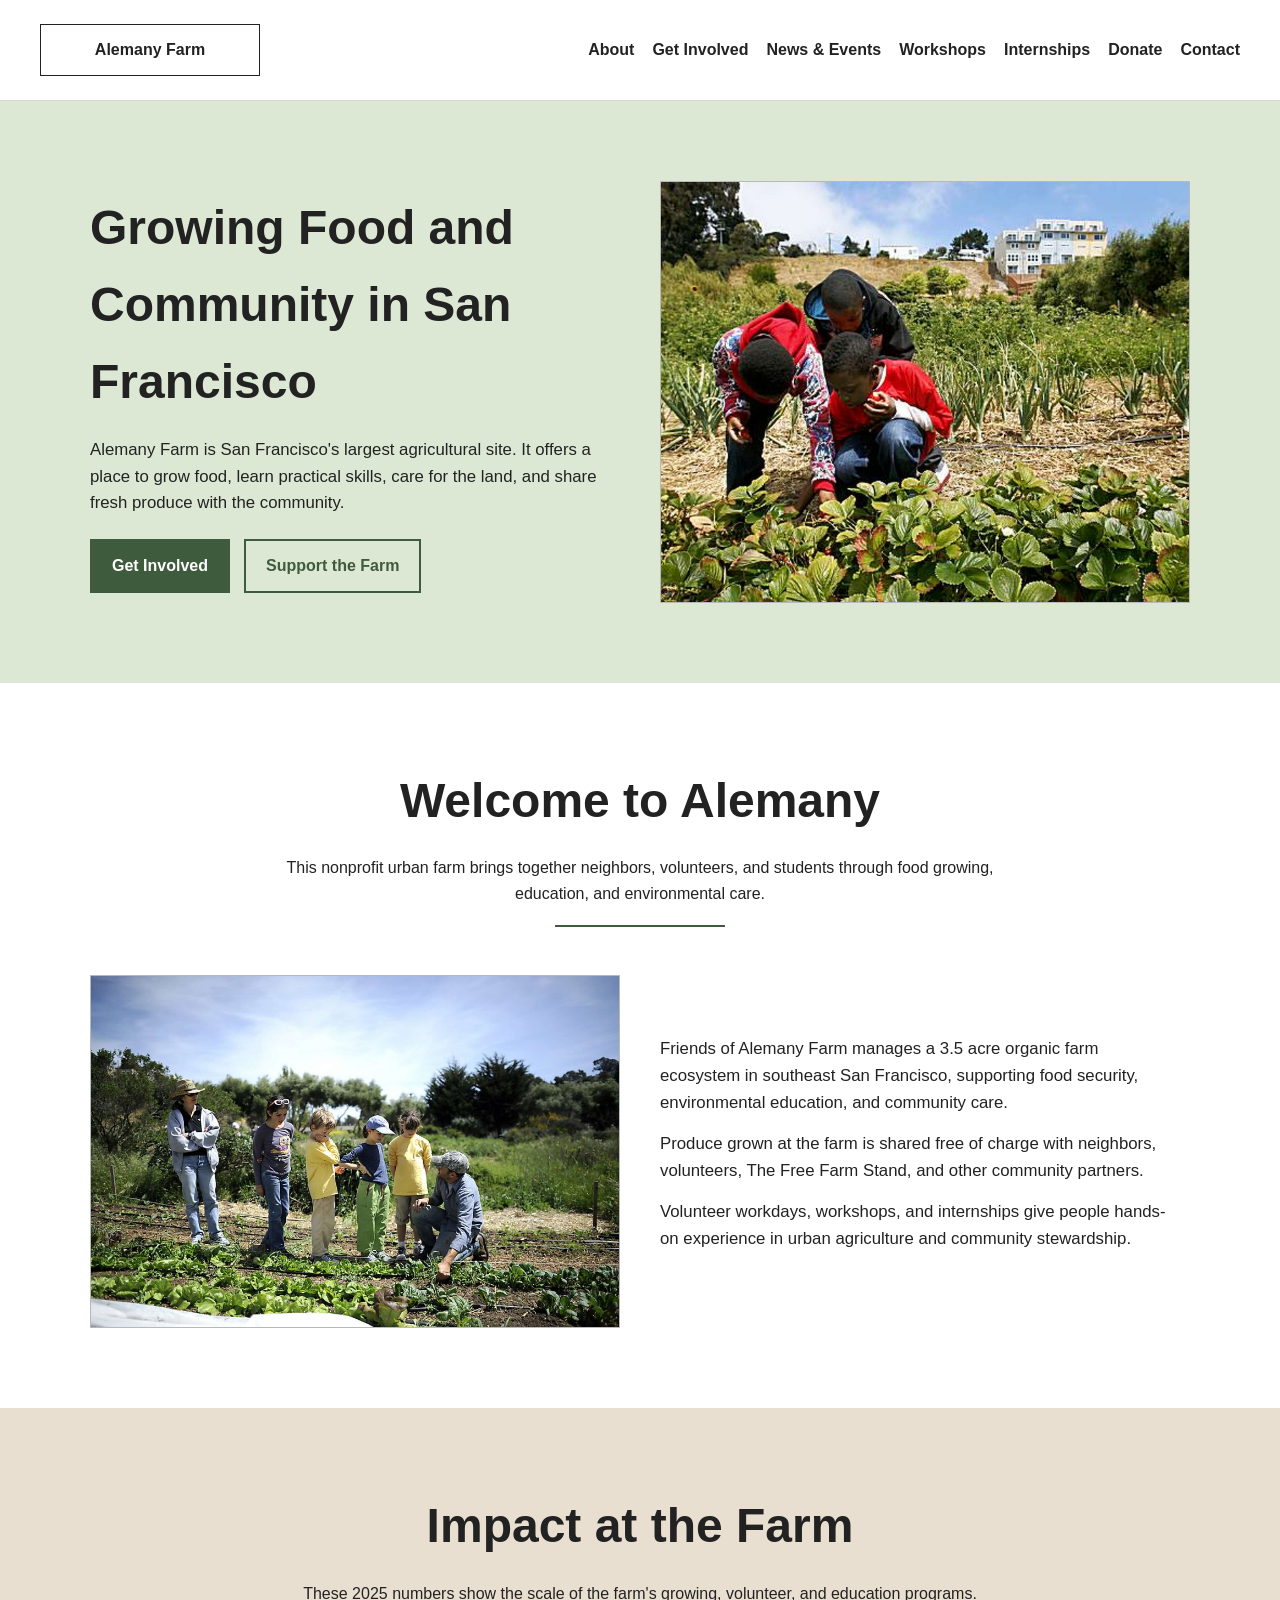
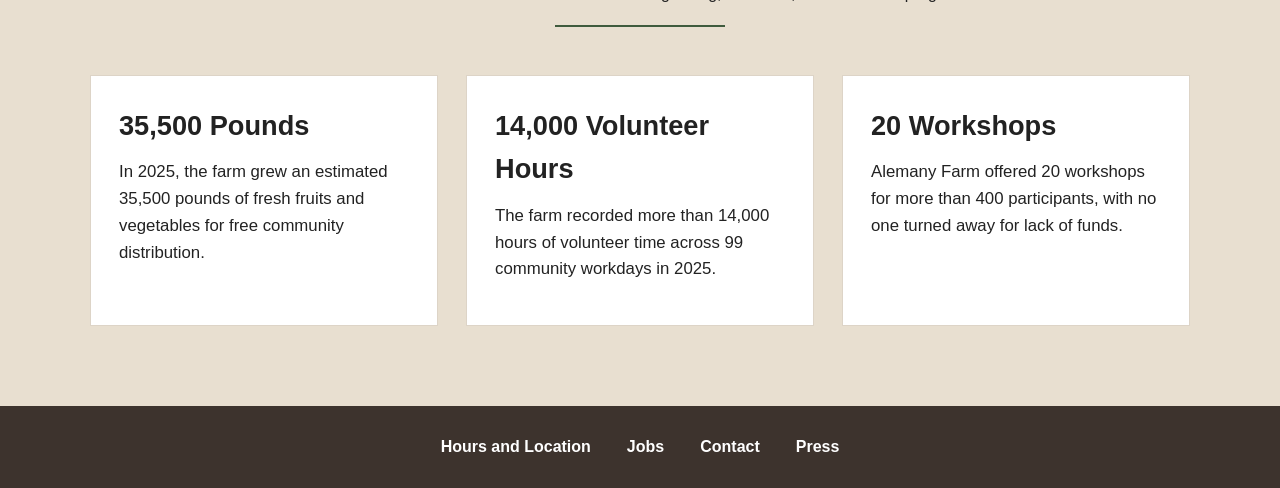
<file: index.html>
<!DOCTYPE html>
<html lang="en">
<head>
  <meta charset="UTF-8">
  <meta name="viewport" content="width=device-width, initial-scale=1.0">
  <title>Alemany Farm</title>
  <link rel="stylesheet" href="css/style.css">
</head>
<body>
  <header class="site-header">
    <div class="logo-box">
      <a href="index.html">Alemany Farm</a>
    </div>
    <nav class="main-nav">
      <a href="about.html">About</a>
      <a href="get-involved.html">Get Involved</a>
      <a href="news-events.html">News &amp; Events</a>
      <a href="workshops.html">Workshops</a>
      <a href="internships.html">Internships</a>
      <a href="donate.html">Donate</a>
      <a href="contact.html">Contact</a>
    </nav>
  </header>

  <main>
    <section class="hero-home">
      <div class="hero-grid">
        <div class="hero-text">
          <h1>Growing Food and Community in San Francisco</h1>
          <p>
            Alemany Farm is San Francisco&apos;s largest agricultural site. It
            offers a place to grow food, learn practical skills, care for the
            land, and share fresh produce with the community.
          </p>
          <div class="button-row">
            <a class="button" href="get-involved.html">Get Involved</a>
            <a class="button-outline" href="donate.html">Support the Farm</a>
          </div>
        </div>

        <div class="content-image placeholder-tall">
          <img src="images/homepage-hero.jpg" alt="Alemany Farm landscape">
        </div>
      </div>
    </section>

    <section class="section section-white">
      <div class="section-title">
        <h2>Welcome to Alemany</h2>
        <p>
          This nonprofit urban farm brings together neighbors, volunteers, and
          students through food growing, education, and environmental care.
        </p>
        <div class="title-line"></div>
      </div>

      <div class="two-column">
        <div class="content-image">
          <img src="images/farm-garden.jpg" alt="Garden beds at Alemany Farm">
        </div>

        <div class="two-column-text">
          <p>
            Friends of Alemany Farm manages a 3.5 acre organic farm ecosystem
            in southeast San Francisco, supporting food security, environmental
            education, and community care.
          </p>
          <p>
            Produce grown at the farm is shared free of charge with neighbors,
            volunteers, The Free Farm Stand, and other community partners.
          </p>
          <p>
            Volunteer workdays, workshops, and internships give people hands-on
            experience in urban agriculture and community stewardship.
          </p>
        </div>
      </div>
    </section>

    <section class="section section-tan">
      <div class="section-title">
        <h2>Impact at the Farm</h2>
        <p>
          These 2025 numbers show the scale of the farm&apos;s growing,
          volunteer, and education programs.
        </p>
        <div class="title-line"></div>
      </div>

      <div class="card-grid">
        <article class="card">
          <h3>35,500 Pounds</h3>
          <p>
            In 2025, the farm grew an estimated 35,500 pounds of fresh fruits
            and vegetables for free community distribution.
          </p>
        </article>

        <article class="card">
          <h3>14,000 Volunteer Hours</h3>
          <p>
            The farm recorded more than 14,000 hours of volunteer time across
            99 community workdays in 2025.
          </p>
        </article>

        <article class="card">
          <h3>20 Workshops</h3>
          <p>
            Alemany Farm offered 20 workshops for more than 400 participants,
            with no one turned away for lack of funds.
          </p>
        </article>
      </div>
    </section>
  </main>

  <footer class="site-footer">
    <a href="contact.html">Hours and Location</a>
    <a href="internships.html">Jobs</a>
    <a href="contact.html">Contact</a>
    <a href="news-events.html">Press</a>
  </footer>
</body>
</html>
</file>
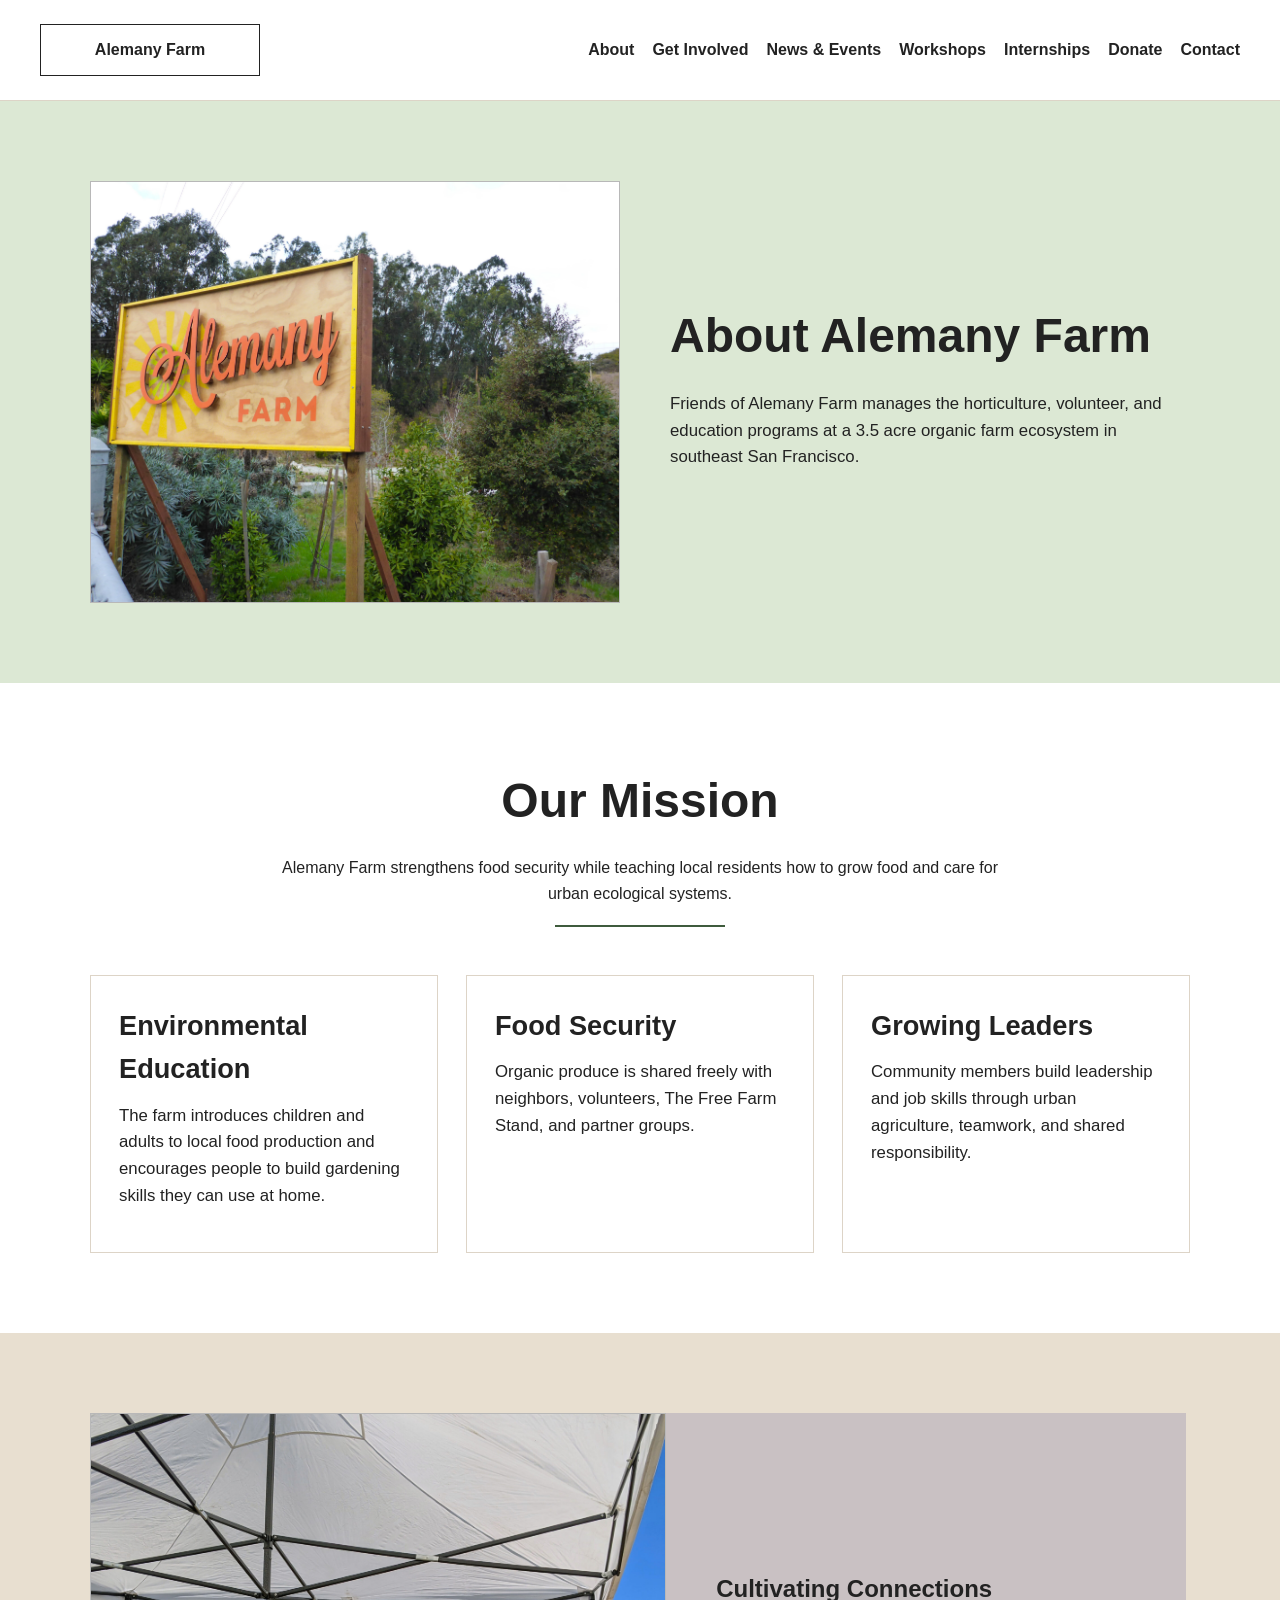
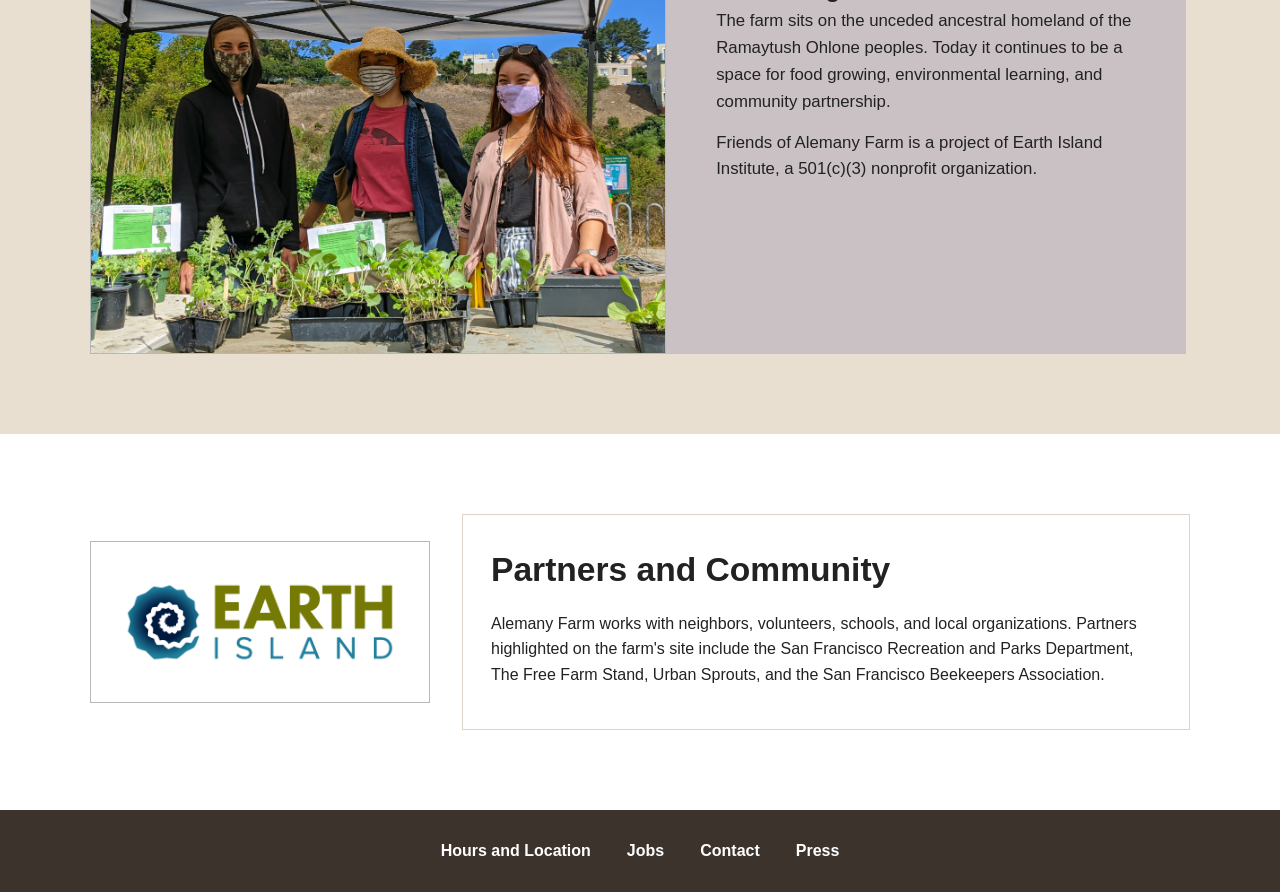
<file: about.html>
<!DOCTYPE html>
<html lang="en">
<head>
  <meta charset="UTF-8">
  <meta name="viewport" content="width=device-width, initial-scale=1.0">
  <title>About Alemany Farm</title>
  <link rel="stylesheet" href="css/style.css">
</head>
<body>
  <header class="site-header">
    <div class="logo-box">
      <a href="index.html">Alemany Farm</a>
    </div>
    <nav class="main-nav">
      <a href="about.html">About</a>
      <a href="get-involved.html">Get Involved</a>
      <a href="news-events.html">News &amp; Events</a>
      <a href="workshops.html">Workshops</a>
      <a href="internships.html">Internships</a>
      <a href="donate.html">Donate</a>
      <a href="contact.html">Contact</a>
    </nav>
  </header>

  <main>
    <section class="page-hero">
      <div class="page-hero-grid reverse">
        <div class="page-hero-text">
          <h1>About Alemany Farm</h1>
          <p>
            Friends of Alemany Farm manages the horticulture, volunteer, and
            education programs at a 3.5 acre organic farm ecosystem in
            southeast San Francisco.
          </p>
        </div>

        <div class="content-image placeholder-tall">
          <img src="images/about-hero.jpg" alt="Volunteers working at Alemany Farm">
        </div>
      </div>
    </section>

    <section class="section section-white">
      <div class="center-title">
        <h2>Our Mission</h2>
        <p>
          Alemany Farm strengthens food security while teaching local residents
          how to grow food and care for urban ecological systems.
        </p>
        <div class="title-line"></div>
      </div>

      <div class="card-grid">
        <article class="card">
          <h3>Environmental Education</h3>
          <p>
            The farm introduces children and adults to local food production and
            encourages people to build gardening skills they can use at home.
          </p>
        </article>

        <article class="card">
          <h3>Food Security</h3>
          <p>
            Organic produce is shared freely with neighbors, volunteers, The
            Free Farm Stand, and partner groups.
          </p>
        </article>

        <article class="card">
          <h3>Growing Leaders</h3>
          <p>
            Community members build leadership and job skills through urban
            agriculture, teamwork, and shared responsibility.
          </p>
        </article>
      </div>
    </section>

    <section class="section section-tan">
      <div class="split-band">
        <div class="content-image">
          <img src="images/community.jpg" alt="Community members at Alemany Farm">
        </div>

        <div class="text-block">
          <h2>Cultivating Connections</h2>
          <p>
            The farm sits on the unceded ancestral homeland of the Ramaytush
            Ohlone peoples. Today it continues to be a space for food growing,
            environmental learning, and community partnership.
          </p>
          <p>
            Friends of Alemany Farm is a project of Earth Island Institute, a
            501(c)(3) nonprofit organization.
          </p>
        </div>
      </div>
    </section>

    <section class="section section-white">
      <div class="image-text-band">
        <div class="content-image">
          <img src="images/partners.png" alt="Partner organizations connected to Alemany Farm">
        </div>

        <div class="text-panel">
          <h2>Partners and Community</h2>
          <p>
            Alemany Farm works with neighbors, volunteers, schools, and local
            organizations. Partners highlighted on the farm&apos;s site include
            the San Francisco Recreation and Parks Department, The Free Farm
            Stand, Urban Sprouts, and the San Francisco Beekeepers Association.
          </p>
        </div>
      </div>
    </section>
  </main>

  <footer class="site-footer">
    <a href="contact.html">Hours and Location</a>
    <a href="internships.html">Jobs</a>
    <a href="contact.html">Contact</a>
    <a href="news-events.html">Press</a>
  </footer>
</body>
</html>
</file>
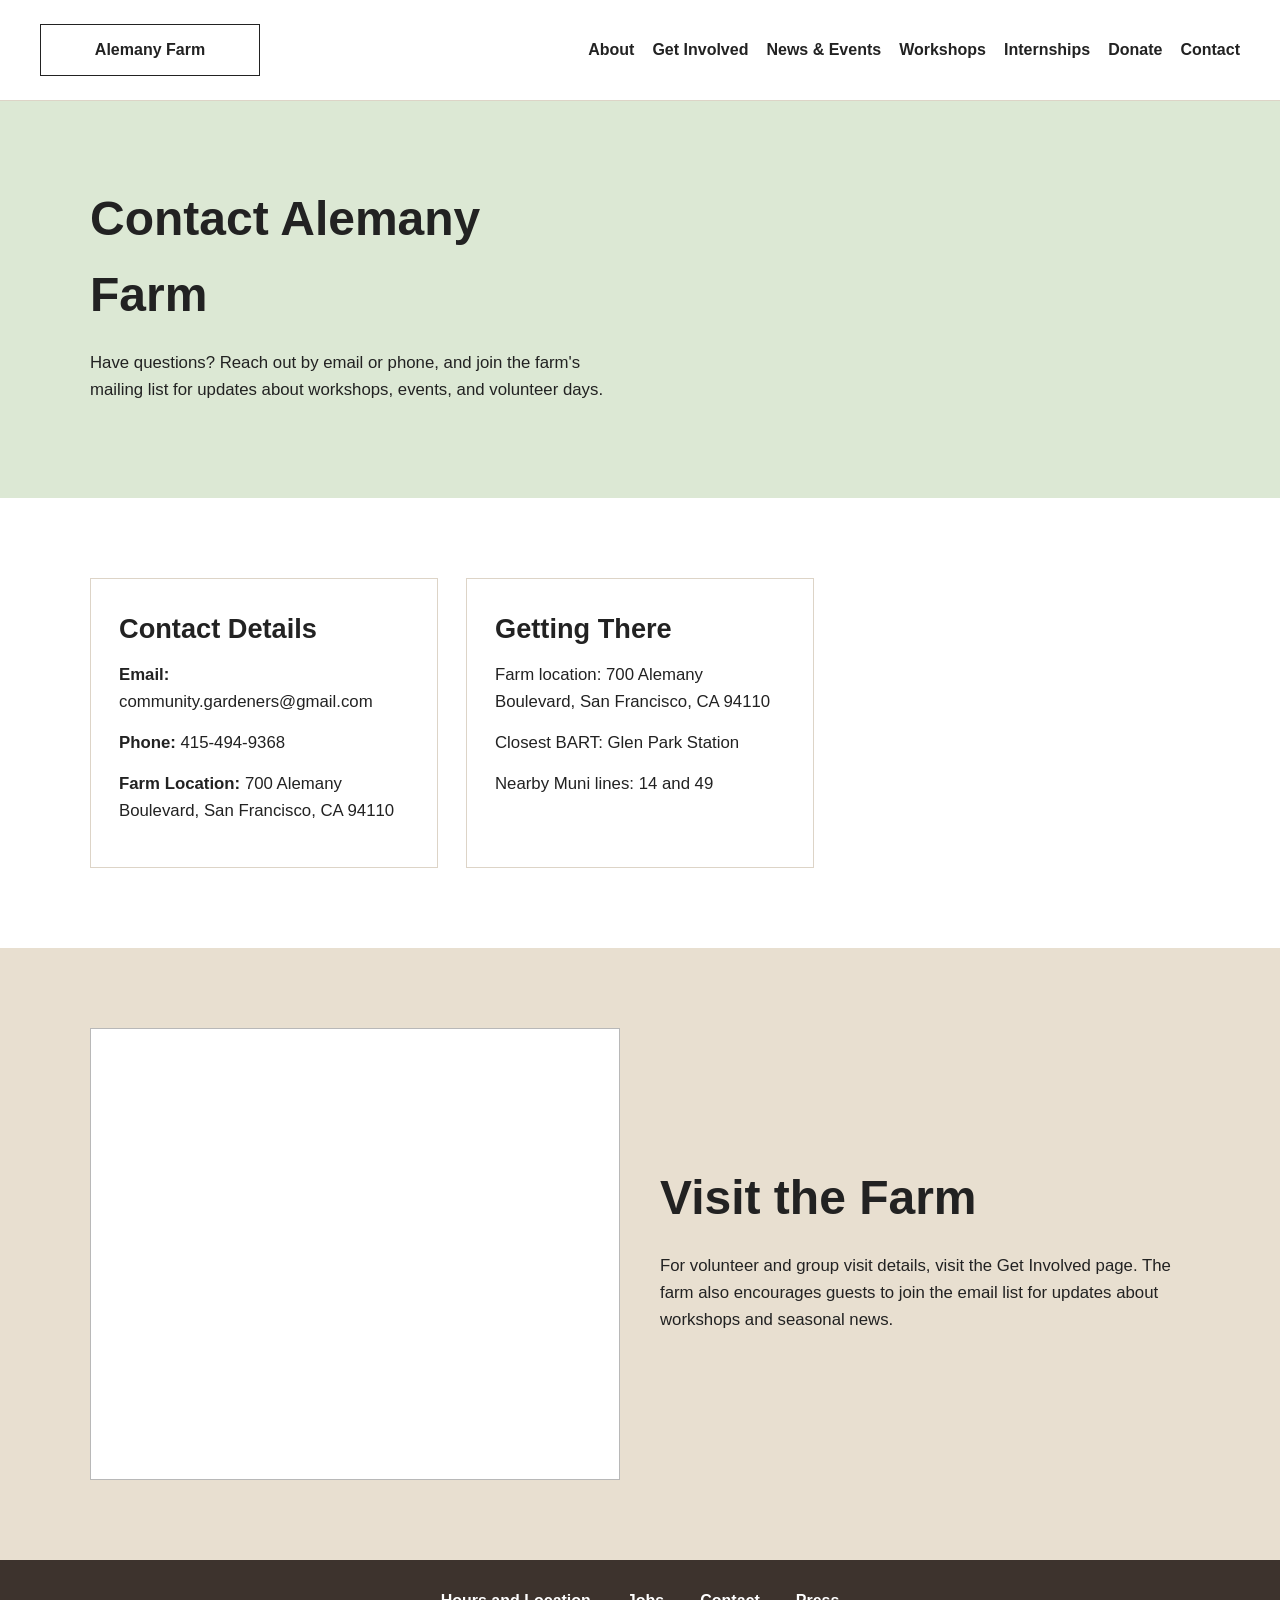
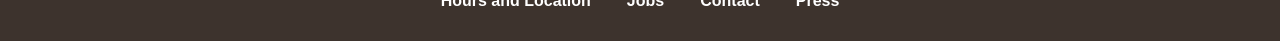
<file: contact.html>
<!DOCTYPE html>
<html lang="en">
<head>
  <meta charset="UTF-8">
  <meta name="viewport" content="width=device-width, initial-scale=1.0">
  <title>Contact | Alemany Farm</title>
  <link rel="stylesheet" href="css/style.css">
</head>
<body>
  <header class="site-header">
    <div class="logo-box">
      <a href="index.html">Alemany Farm</a>
    </div>
    <nav class="main-nav">
      <a href="about.html">About</a>
      <a href="get-involved.html">Get Involved</a>
      <a href="news-events.html">News &amp; Events</a>
      <a href="workshops.html">Workshops</a>
      <a href="internships.html">Internships</a>
      <a href="donate.html">Donate</a>
      <a href="contact.html">Contact</a>
    </nav>
  </header>

  <main>
    <section class="page-hero">
      <div class="page-hero-grid single-column">
        <div class="page-hero-text">
          <h1>Contact Alemany Farm</h1>
          <p>
            Have questions? Reach out by email or phone, and join the farm&apos;s
            mailing list for updates about workshops, events, and volunteer
            days.
          </p>
        </div>
      </div>
    </section>

    <section class="section section-white">
      <div class="card-grid">
        <article class="contact-card">
          <h3>Contact Details</h3>
          <p><strong>Email:</strong> community.gardeners@gmail.com</p>
          <p><strong>Phone:</strong> 415-494-9368</p>
          <p><strong>Farm Location:</strong> 700 Alemany Boulevard, San Francisco, CA 94110</p>
        </article>

        <article class="contact-card">
          <h3>Getting There</h3>
          <p>Farm location: 700 Alemany Boulevard, San Francisco, CA 94110</p>
          <p>Closest BART: Glen Park Station</p>
          <p>Nearby Muni lines: 14 and 49</p>
        </article>
      </div>
    </section>

    <section class="section section-tan">
      <div class="two-column">
        <div class="map-box">
          <iframe src="https://www.google.com/maps/embed?pb=!1m18!1m12!1m3!1d3155.461417638333!2d-122.42227332411849!3d37.732317971996125!2m3!1f0!2f0!3f0!3m2!1i1024!2i768!4f13.1!3m3!1m2!1s0x808f7ef5c0c3ff6b%3A0xedea64b07e83af11!2sAlemany%20Farm!5e0!3m2!1sen!2sus!4v1776750091751!5m2!1sen!2sus" width="600" height="450" style="border:0;" allowfullscreen="" loading="lazy" referrerpolicy="no-referrer-when-downgrade"></iframe>
        </div>

        <div class="two-column-text">
          <h2>Visit the Farm</h2>
          <p>
            For volunteer and group visit details, visit the Get Involved page.
            The farm also encourages guests to join the email list for updates
            about workshops and seasonal news.
          </p>
        </div>
      </div>
    </section>
  </main>

  <footer class="site-footer">
    <a href="contact.html">Hours and Location</a>
    <a href="internships.html">Jobs</a>
    <a href="contact.html">Contact</a>
    <a href="news-events.html">Press</a>
  </footer>
</body>
</html>
</file>
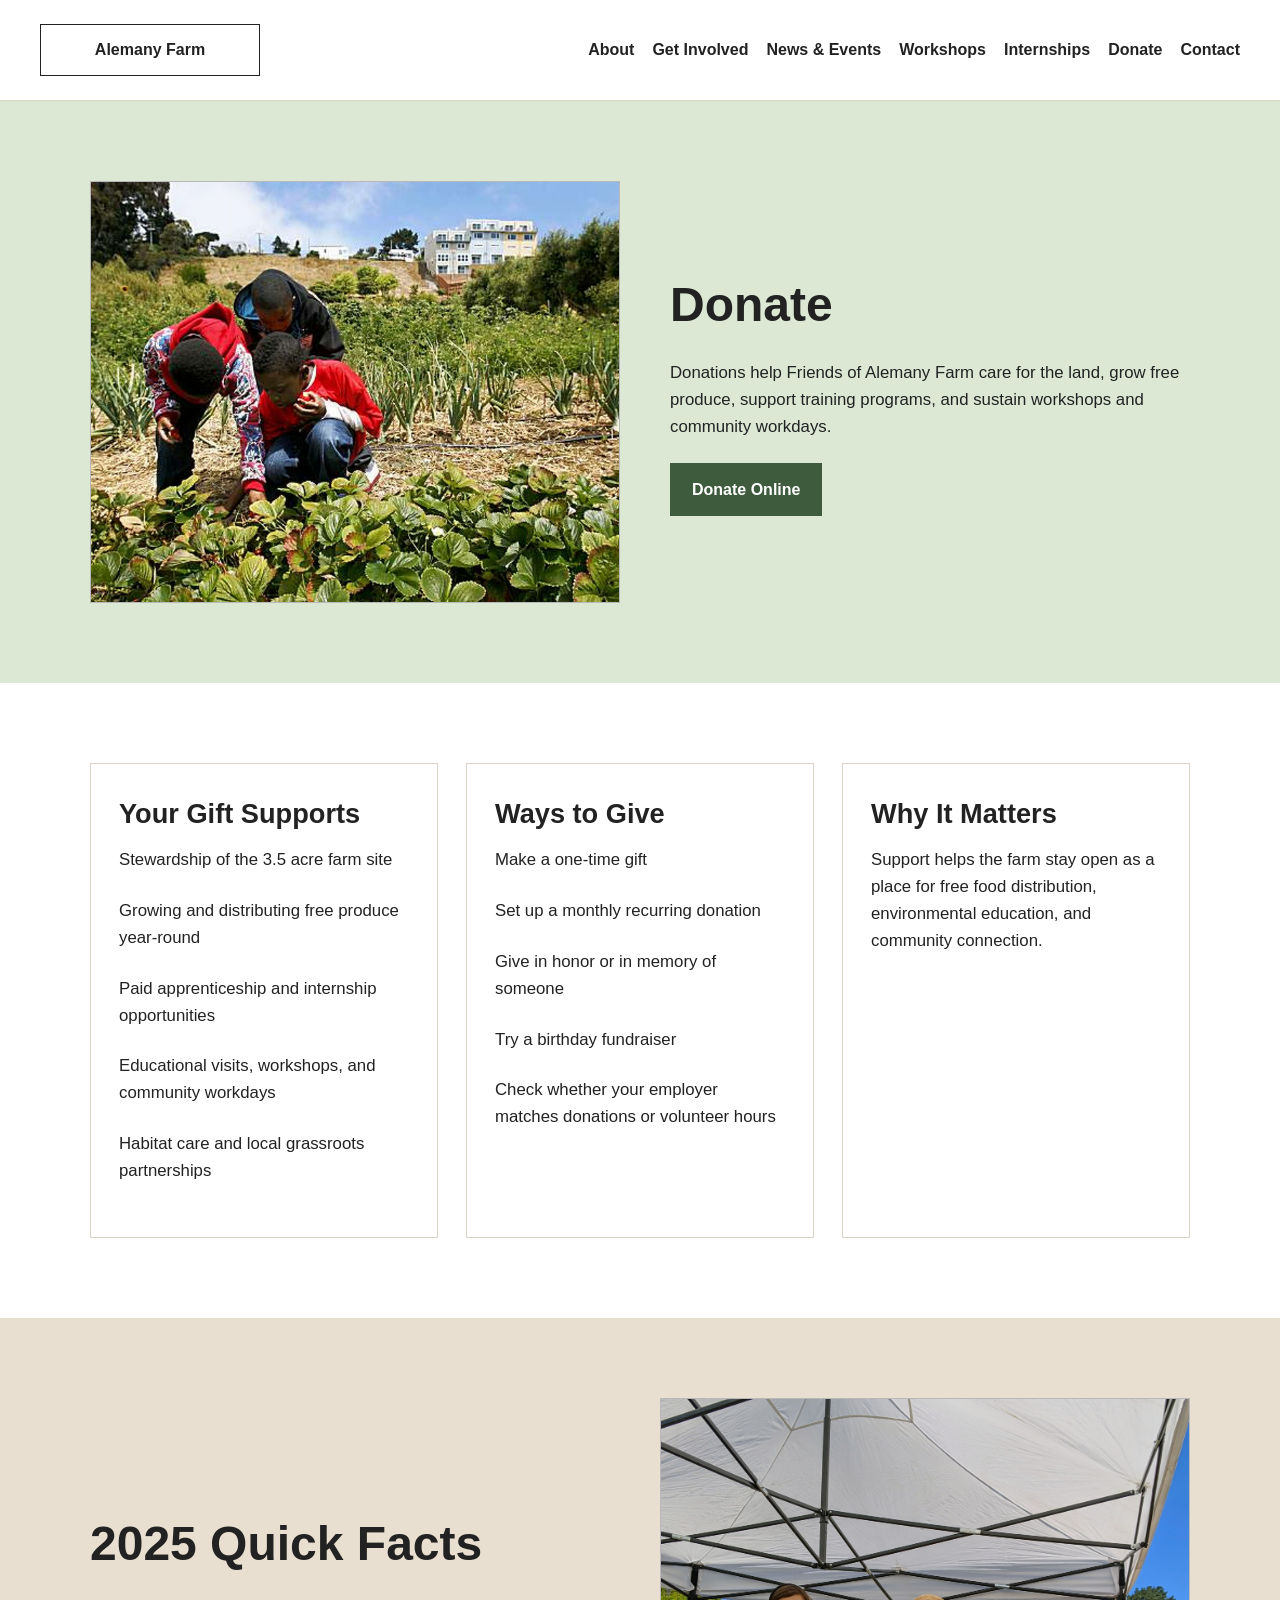
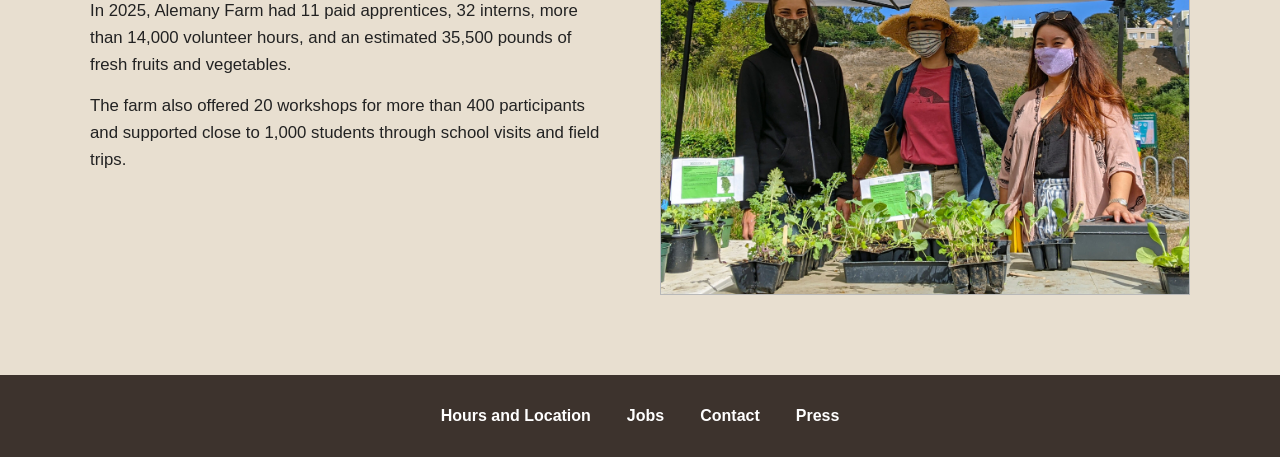
<file: donate.html>
<!DOCTYPE html>
<html lang="en">
<head>
  <meta charset="UTF-8">
  <meta name="viewport" content="width=device-width, initial-scale=1.0">
  <title>Donate | Alemany Farm</title>
  <link rel="stylesheet" href="css/style.css">
</head>
<body>
  <header class="site-header">
    <div class="logo-box">
      <a href="index.html">Alemany Farm</a>
    </div>
    <nav class="main-nav">
      <a href="about.html">About</a>
      <a href="get-involved.html">Get Involved</a>
      <a href="news-events.html">News &amp; Events</a>
      <a href="workshops.html">Workshops</a>
      <a href="internships.html">Internships</a>
      <a href="donate.html">Donate</a>
      <a href="contact.html">Contact</a>
    </nav>
  </header>

  <main>
    <section class="page-hero">
      <div class="page-hero-grid reverse">
        <div class="page-hero-text">
          <h1>Donate</h1>
          <p>
            Donations help Friends of Alemany Farm care for the land, grow free
            produce, support training programs, and sustain workshops and
            community workdays.
          </p>
          <div class="button-row">
            <a class="button" href="https://secure.qgiv.com/for/friendsofalemanyfarm/" target="_blank" rel="noopener noreferrer">Donate Online</a>
          </div>
        </div>

        <div class="content-image placeholder-tall">
          <img src="images/homepage-hero.jpg" alt="Alemany Farm growing space">
        </div>
      </div>
    </section>

    <section class="section section-white">
      <div class="card-grid">
        <div class="info-card">
          <h3>Your Gift Supports</h3>
          <ul class="simple-list">
            <li>Stewardship of the 3.5 acre farm site</li>
            <li>Growing and distributing free produce year-round</li>
            <li>Paid apprenticeship and internship opportunities</li>
            <li>Educational visits, workshops, and community workdays</li>
            <li>Habitat care and local grassroots partnerships</li>
          </ul>
        </div>

        <div class="info-card">
          <h3>Ways to Give</h3>
          <ul class="simple-list">
            <li>Make a one-time gift</li>
            <li>Set up a monthly recurring donation</li>
            <li>Give in honor or in memory of someone</li>
            <li>Try a birthday fundraiser</li>
            <li>Check whether your employer matches donations or volunteer hours</li>
          </ul>
        </div>

        <div class="info-card">
          <h3>Why It Matters</h3>
          <p>
            Support helps the farm stay open as a place for free food
            distribution, environmental education, and community connection.
          </p>
        </div>
      </div>
    </section>

    <section class="section section-tan">
      <div class="two-column">
        <div class="two-column-text">
          <h2>2025 Quick Facts</h2>
          <p>
            In 2025, Alemany Farm had 11 paid apprentices, 32 interns, more
            than 14,000 volunteer hours, and an estimated 35,500 pounds of
            fresh fruits and vegetables.
          </p>
          <p>
            The farm also offered 20 workshops for more than 400 participants
            and supported close to 1,000 students through school visits and
            field trips.
          </p>
        </div>

        <div class="content-image">
          <img src="images/community.jpg" alt="Community impact at Alemany Farm">
        </div>
      </div>
    </section>
  </main>

  <footer class="site-footer">
    <a href="contact.html">Hours and Location</a>
    <a href="internships.html">Jobs</a>
    <a href="contact.html">Contact</a>
    <a href="news-events.html">Press</a>
  </footer>
</body>
</html>
</file>
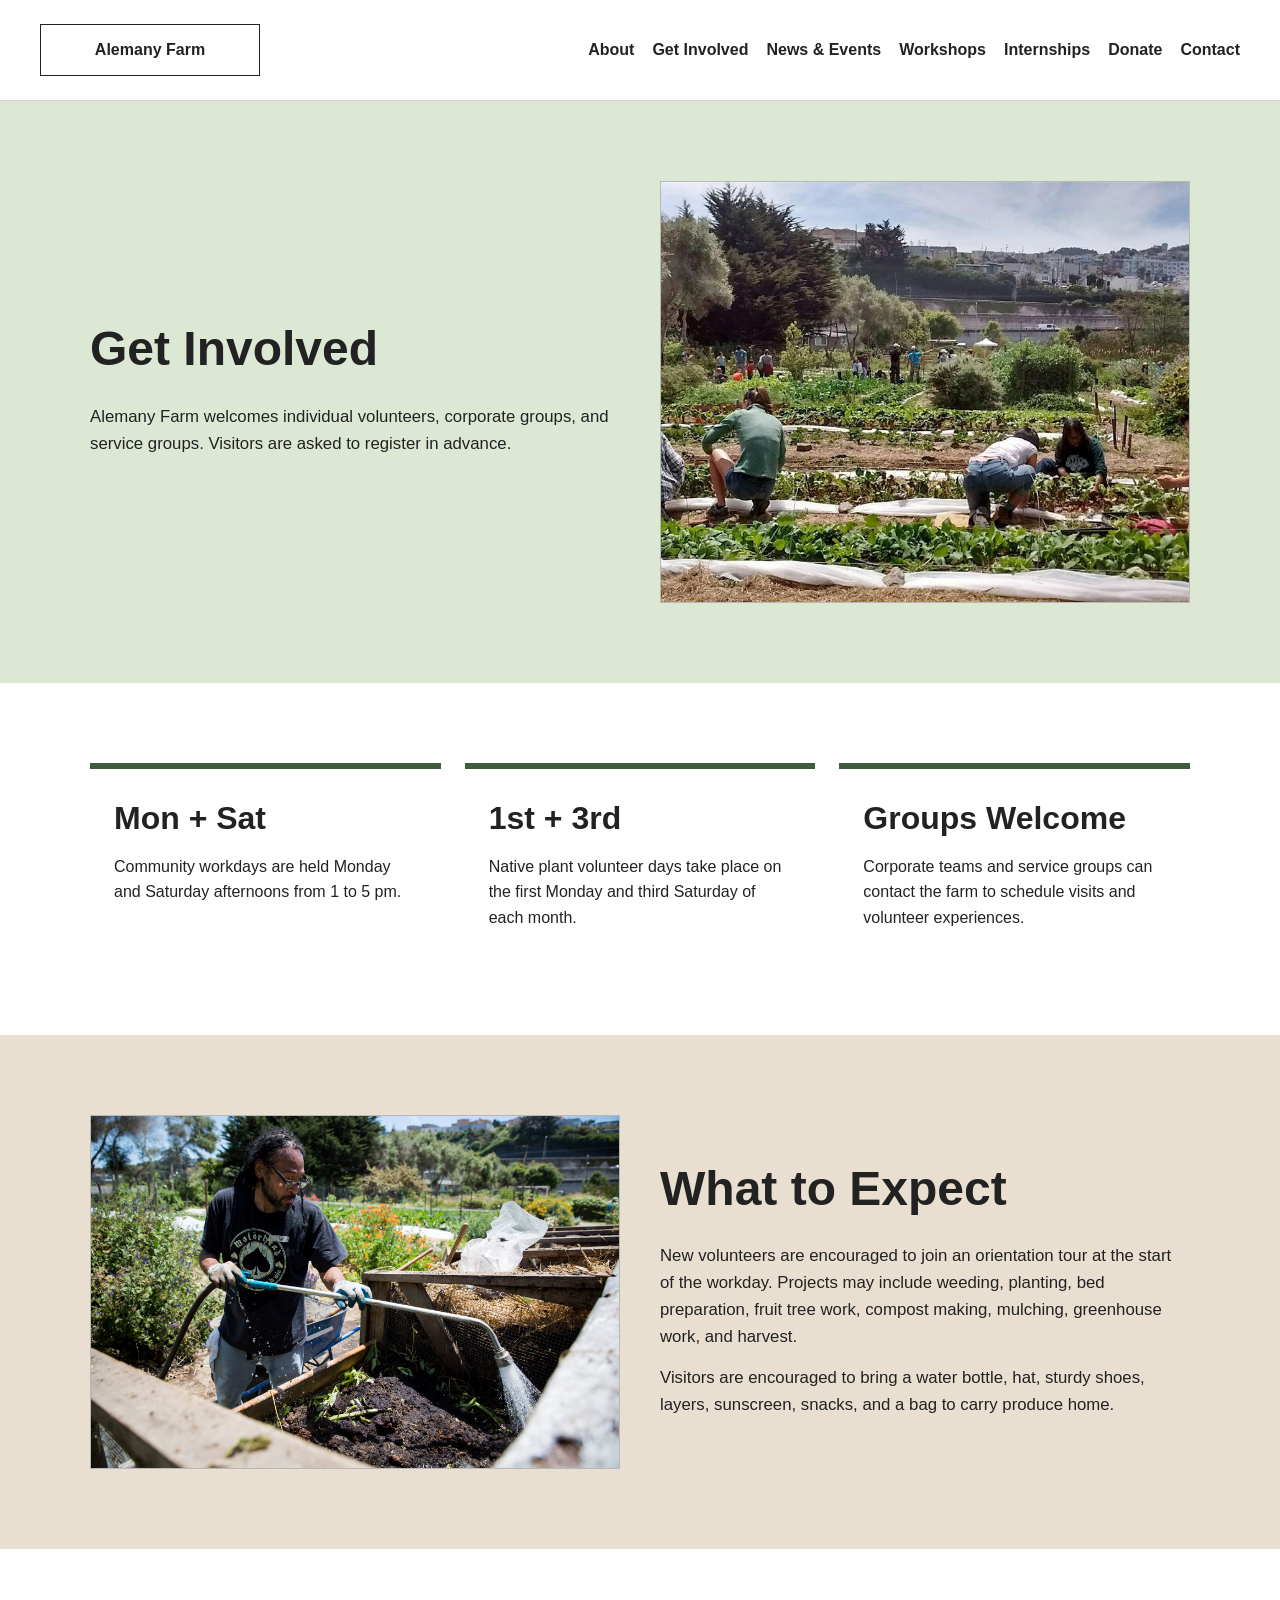
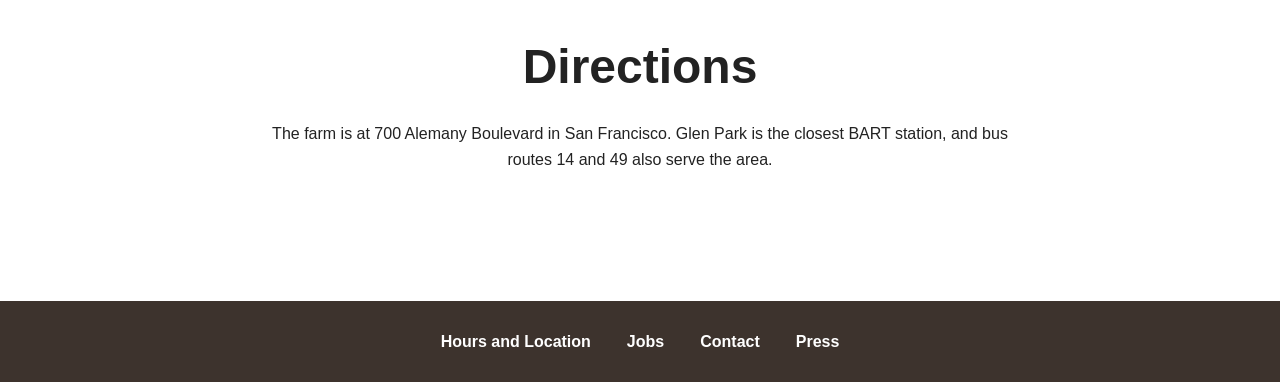
<file: get-involved.html>
<!DOCTYPE html>
<html lang="en">
<head>
  <meta charset="UTF-8">
  <meta name="viewport" content="width=device-width, initial-scale=1.0">
  <title>Get Involved | Alemany Farm</title>
  <link rel="stylesheet" href="css/style.css">
</head>
<body>
  <header class="site-header">
    <div class="logo-box">
      <a href="index.html">Alemany Farm</a>
    </div>
    <nav class="main-nav">
      <a href="about.html">About</a>
      <a href="get-involved.html">Get Involved</a>
      <a href="news-events.html">News &amp; Events</a>
      <a href="workshops.html">Workshops</a>
      <a href="internships.html">Internships</a>
      <a href="donate.html">Donate</a>
      <a href="contact.html">Contact</a>
    </nav>
  </header>

  <main>
    <section class="page-hero">
      <div class="page-hero-grid">
        <div class="page-hero-text">
          <h1>Get Involved</h1>
          <p>
            Alemany Farm welcomes individual volunteers, corporate groups, and
            service groups. Visitors are asked to register in advance.
          </p>
        </div>

        <div class="content-image placeholder-tall">
          <img src="images/volunteer.jpg" alt="Volunteers at Alemany Farm">
        </div>
      </div>
    </section>

    <section class="section section-white">
      <div class="stat-row">
        <article class="stat-box">
          <h3>Mon + Sat</h3>
          <p>
            Community workdays are held Monday and Saturday afternoons from
            1 to 5 pm.
          </p>
        </article>

        <article class="stat-box">
          <h3>1st + 3rd</h3>
          <p>
            Native plant volunteer days take place on the first Monday and
            third Saturday of each month.
          </p>
        </article>

        <article class="stat-box">
          <h3>Groups Welcome</h3>
          <p>
            Corporate teams and service groups can contact the farm to schedule
            visits and volunteer experiences.
          </p>
        </article>
      </div>
    </section>

    <section class="section section-tan">
      <div class="two-column">
        <div class="content-image">
          <img src="images/workday.jpg" alt="Alemany Farm workday">
        </div>

        <div class="two-column-text">
          <h2>What to Expect</h2>
          <p>
            New volunteers are encouraged to join an orientation tour at the
            start of the workday. Projects may include weeding, planting, bed
            preparation, fruit tree work, compost making, mulching, greenhouse
            work, and harvest.
          </p>
          <p>
            Visitors are encouraged to bring a water bottle, hat, sturdy shoes,
            layers, sunscreen, snacks, and a bag to carry produce home.
          </p>
        </div>
      </div>
    </section>

    <section class="section section-white">
      <div class="center-title">
        <h2>Directions</h2>
        <p>
          The farm is at 700 Alemany Boulevard in San Francisco. Glen Park is
          the closest BART station, and bus routes 14 and 49 also serve the
          area.
        </p>
      </div>
    </section>
  </main>

  <footer class="site-footer">
    <a href="contact.html">Hours and Location</a>
    <a href="internships.html">Jobs</a>
    <a href="contact.html">Contact</a>
    <a href="news-events.html">Press</a>
  </footer>
</body>
</html>
</file>
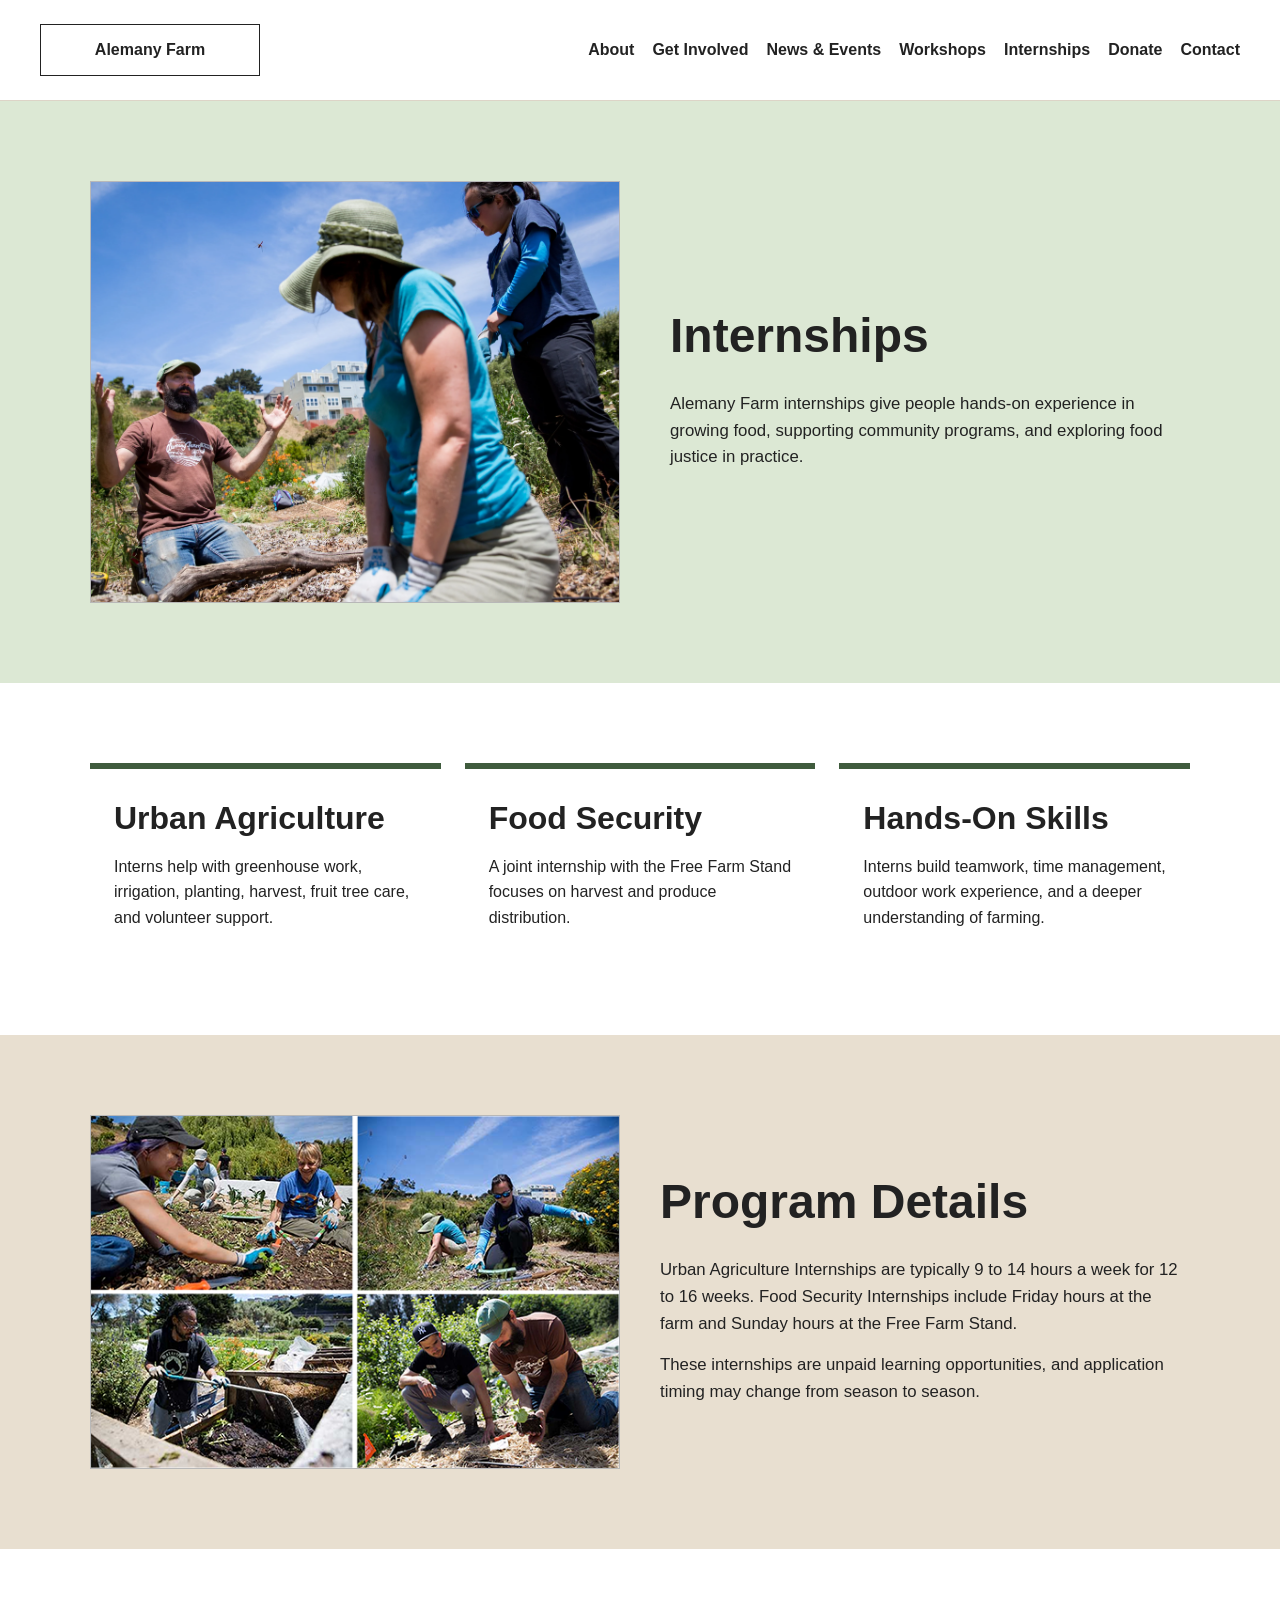
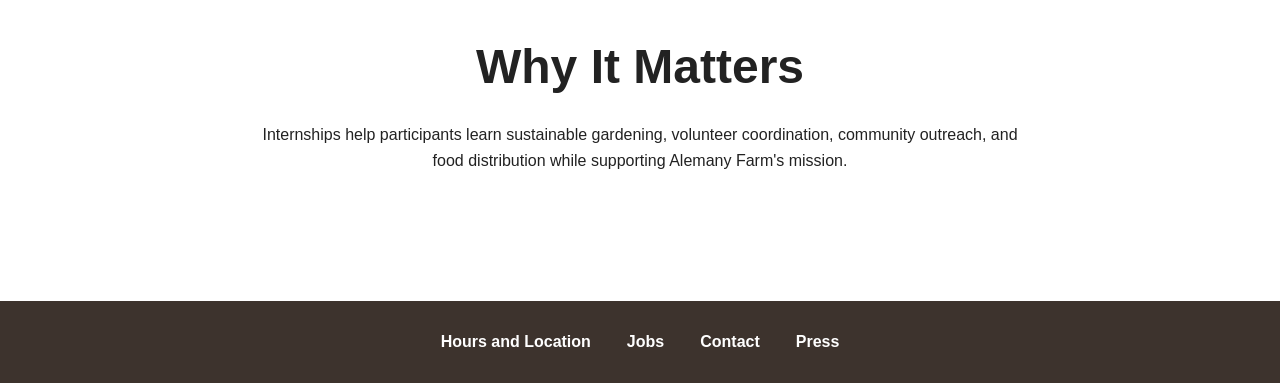
<file: internships.html>
<!DOCTYPE html>
<html lang="en">
<head>
  <meta charset="UTF-8">
  <meta name="viewport" content="width=device-width, initial-scale=1.0">
  <title>Internships | Alemany Farm</title>
  <link rel="stylesheet" href="css/style.css">
</head>
<body>
  <header class="site-header">
    <div class="logo-box">
      <a href="index.html">Alemany Farm</a>
    </div>
    <nav class="main-nav">
      <a href="about.html">About</a>
      <a href="get-involved.html">Get Involved</a>
      <a href="news-events.html">News &amp; Events</a>
      <a href="workshops.html">Workshops</a>
      <a href="internships.html">Internships</a>
      <a href="donate.html">Donate</a>
      <a href="contact.html">Contact</a>
    </nav>
  </header>

  <main>
    <section class="page-hero">
      <div class="page-hero-grid reverse">
        <div class="page-hero-text">
          <h1>Internships</h1>
          <p>
            Alemany Farm internships give people hands-on experience in growing
            food, supporting community programs, and exploring food justice in
            practice.
          </p>
        </div>

        <div class="content-image placeholder-tall">
          <img src="images/internship.webp" alt="Intern at Alemany Farm">
        </div>
      </div>
    </section>

    <section class="section section-white">
      <div class="stat-row">
        <article class="stat-box">
          <h3>Urban Agriculture</h3>
          <p>
            Interns help with greenhouse work, irrigation, planting, harvest,
            fruit tree care, and volunteer support.
          </p>
        </article>

        <article class="stat-box">
          <h3>Food Security</h3>
          <p>
            A joint internship with the Free Farm Stand focuses on harvest and
            produce distribution.
          </p>
        </article>

        <article class="stat-box">
          <h3>Hands-On Skills</h3>
          <p>
            Interns build teamwork, time management, outdoor work experience,
            and a deeper understanding of farming.
          </p>
        </article>
      </div>
    </section>

    <section class="section section-tan">
      <div class="two-column">
        <div class="content-image">
          <img src="images/training.png" alt="Training and learning at Alemany Farm">
        </div>

        <div class="two-column-text">
          <h2>Program Details</h2>
          <p>
            Urban Agriculture Internships are typically 9 to 14 hours a week
            for 12 to 16 weeks. Food Security Internships include Friday hours
            at the farm and Sunday hours at the Free Farm Stand.
          </p>
          <p>
            These internships are unpaid learning opportunities, and
            application timing may change from season to season.
          </p>
        </div>
      </div>
    </section>

    <section class="section section-white">
      <div class="center-title">
        <h2>Why It Matters</h2>
        <p>
          Internships help participants learn sustainable gardening, volunteer
          coordination, community outreach, and food distribution while
          supporting Alemany Farm&apos;s mission.
        </p>
      </div>
    </section>
  </main>

  <footer class="site-footer">
    <a href="contact.html">Hours and Location</a>
    <a href="internships.html">Jobs</a>
    <a href="contact.html">Contact</a>
    <a href="news-events.html">Press</a>
  </footer>
</body>
</html>
</file>
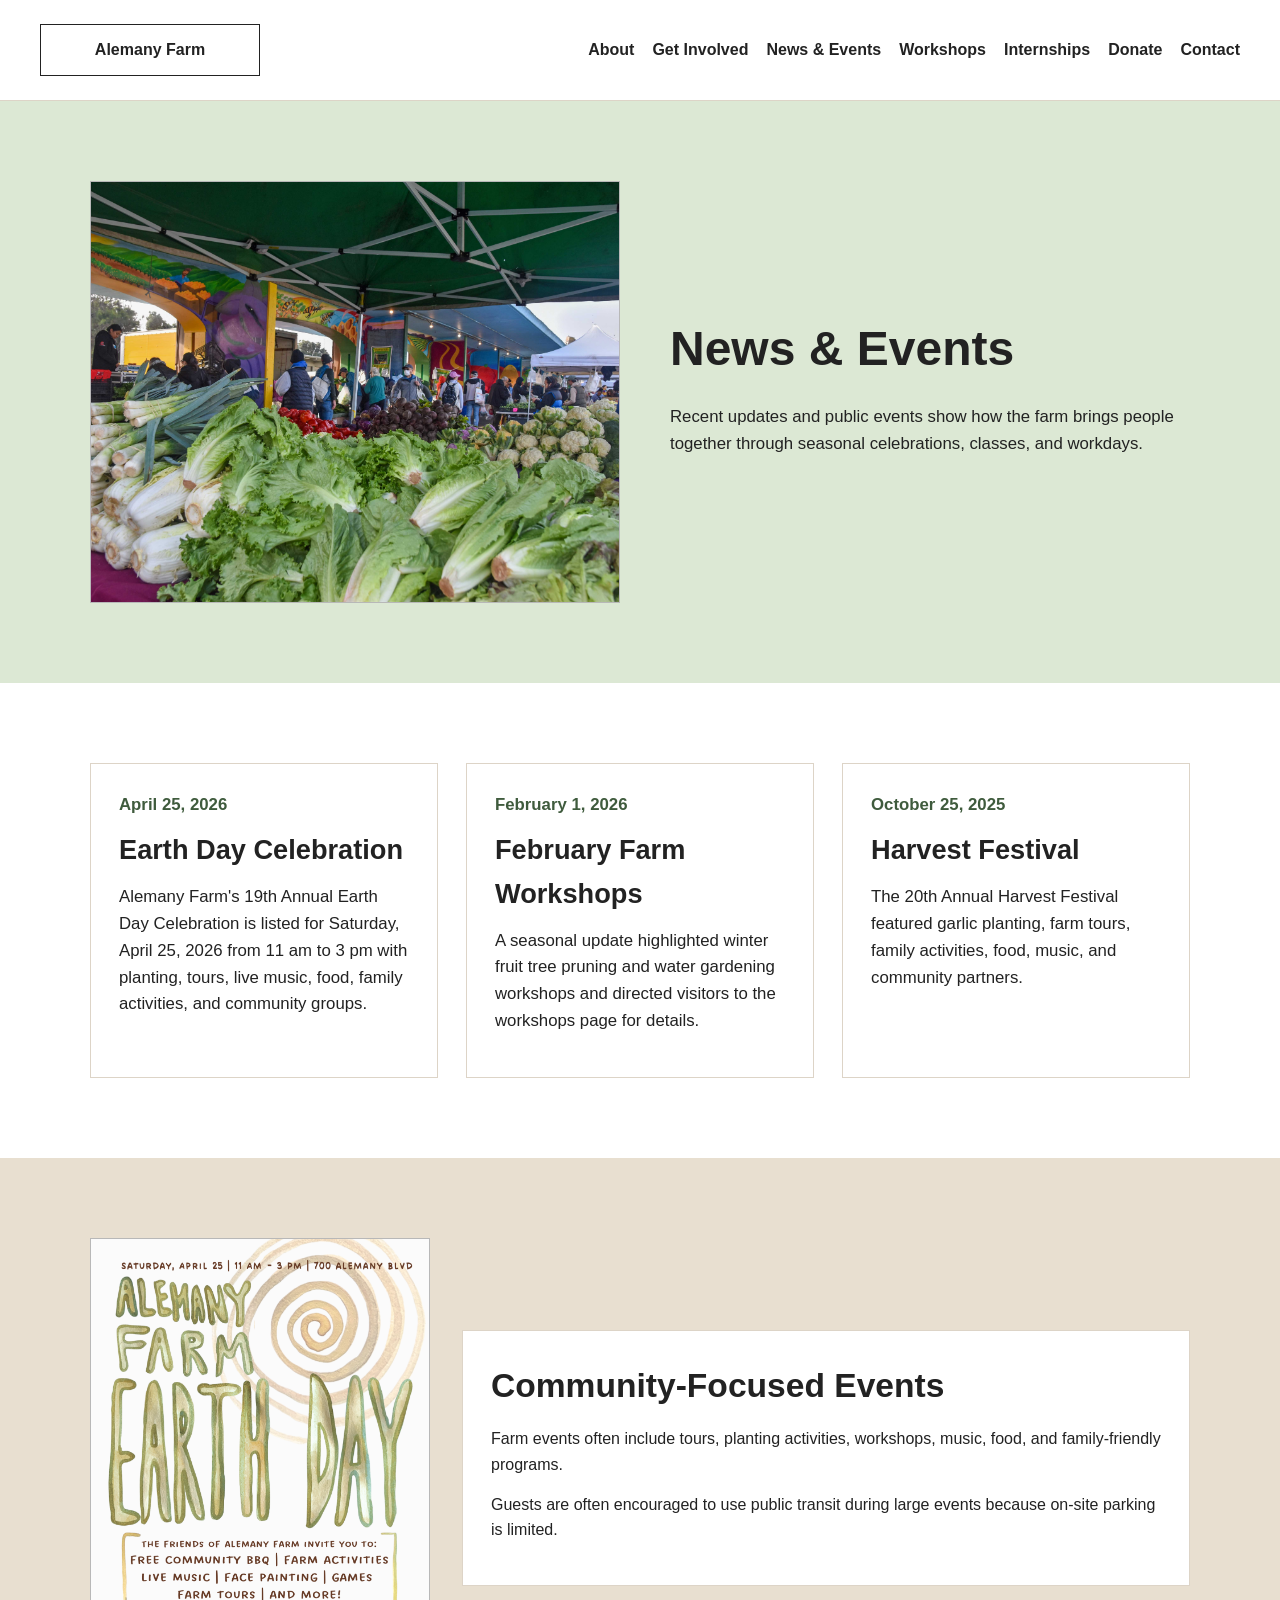
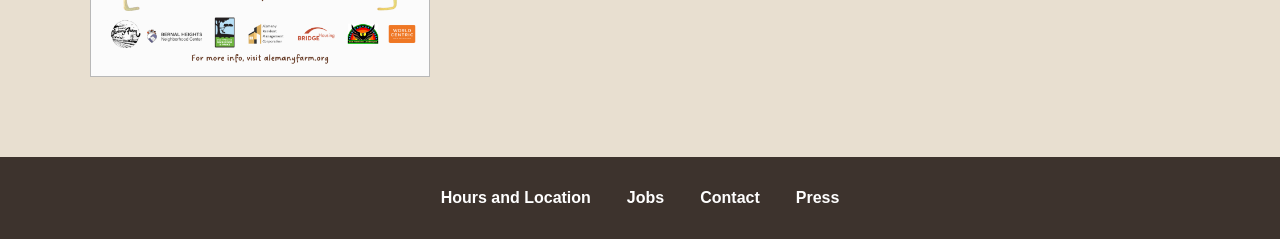
<file: news-events.html>
<!DOCTYPE html>
<html lang="en">
<head>
  <meta charset="UTF-8">
  <meta name="viewport" content="width=device-width, initial-scale=1.0">
  <title>News &amp; Events | Alemany Farm</title>
  <link rel="stylesheet" href="css/style.css">
</head>
<body>
  <header class="site-header">
    <div class="logo-box">
      <a href="index.html">Alemany Farm</a>
    </div>
    <nav class="main-nav">
      <a href="about.html">About</a>
      <a href="get-involved.html">Get Involved</a>
      <a href="news-events.html">News &amp; Events</a>
      <a href="workshops.html">Workshops</a>
      <a href="internships.html">Internships</a>
      <a href="donate.html">Donate</a>
      <a href="contact.html">Contact</a>
    </nav>
  </header>

  <main>
    <section class="page-hero">
      <div class="page-hero-grid reverse">
        <div class="page-hero-text">
          <h1>News &amp; Events</h1>
          <p>
            Recent updates and public events show how the farm brings people
            together through seasonal celebrations, classes, and workdays.
          </p>
        </div>

        <div class="content-image placeholder-tall">
          <img src="images/event.jpg" alt="Community event at Alemany Farm">
        </div>
      </div>
    </section>

    <section class="section section-white">
      <div class="news-grid">
        <article class="news-card">
          <p class="date">April 25, 2026</p>
          <h3>Earth Day Celebration</h3>
          <p>
            Alemany Farm&apos;s 19th Annual Earth Day Celebration is listed for
            Saturday, April 25, 2026 from 11 am to 3 pm with planting, tours,
            live music, food, family activities, and community groups.
          </p>
        </article>

        <article class="news-card">
          <p class="date">February 1, 2026</p>
          <h3>February Farm Workshops</h3>
          <p>
            A seasonal update highlighted winter fruit tree pruning and water
            gardening workshops and directed visitors to the workshops page for
            details.
          </p>
        </article>

        <article class="news-card">
          <p class="date">October 25, 2025</p>
          <h3>Harvest Festival</h3>
          <p>
            The 20th Annual Harvest Festival featured garlic planting, farm
            tours, family activities, food, music, and community partners.
          </p>
        </article>
      </div>
    </section>

    <section class="section section-tan">
      <div class="image-text-band">
        <div class="content-image">
          <img src="images/community-event.png" alt="Community celebration at Alemany Farm">
        </div>

        <div class="text-panel">
          <h2>Community-Focused Events</h2>
          <p>
            Farm events often include tours, planting activities, workshops,
            music, food, and family-friendly programs.
          </p>
          <p>
            Guests are often encouraged to use public transit during large
            events because on-site parking is limited.
          </p>
        </div>
      </div>
    </section>
  </main>

  <footer class="site-footer">
    <a href="contact.html">Hours and Location</a>
    <a href="internships.html">Jobs</a>
    <a href="contact.html">Contact</a>
    <a href="news-events.html">Press</a>
  </footer>
</body>
</html>
</file>
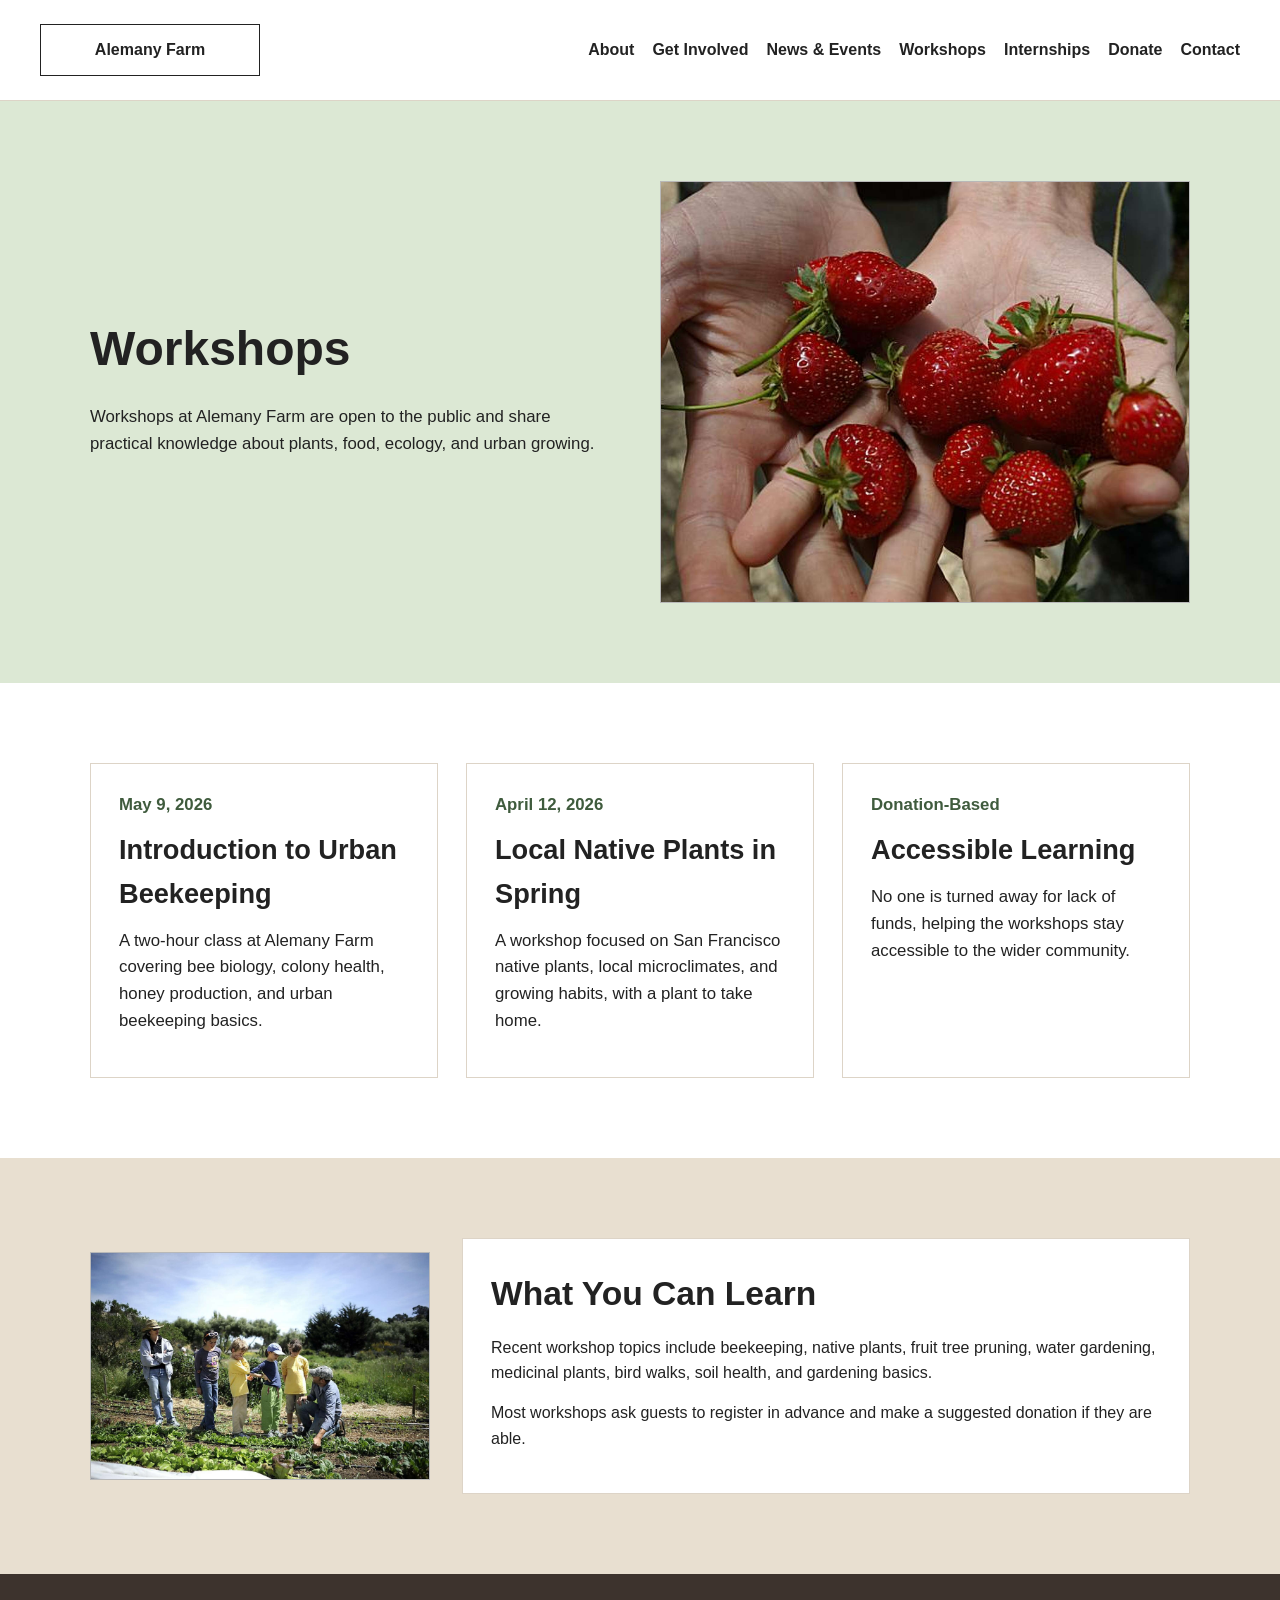
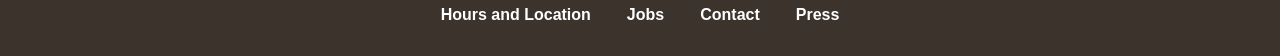
<file: workshops.html>
<!DOCTYPE html>
<html lang="en">
<head>
  <meta charset="UTF-8">
  <meta name="viewport" content="width=device-width, initial-scale=1.0">
  <title>Workshops | Alemany Farm</title>
  <link rel="stylesheet" href="css/style.css">
</head>
<body>
  <header class="site-header">
    <div class="logo-box">
      <a href="index.html">Alemany Farm</a>
    </div>
    <nav class="main-nav">
      <a href="about.html">About</a>
      <a href="get-involved.html">Get Involved</a>
      <a href="news-events.html">News &amp; Events</a>
      <a href="workshops.html">Workshops</a>
      <a href="internships.html">Internships</a>
      <a href="donate.html">Donate</a>
      <a href="contact.html">Contact</a>
    </nav>
  </header>

  <main>
    <section class="page-hero">
      <div class="page-hero-grid">
        <div class="page-hero-text">
          <h1>Workshops</h1>
          <p>
            Workshops at Alemany Farm are open to the public and share
            practical knowledge about plants, food, ecology, and urban growing.
          </p>
        </div>

        <div class="content-image placeholder-tall">
          <img src="images/workshop.jpg" alt="Workshop at Alemany Farm">
        </div>
      </div>
    </section>

    <section class="section section-white">
      <div class="news-grid">
        <article class="news-card">
          <p class="date">May 9, 2026</p>
          <h3>Introduction to Urban Beekeeping</h3>
          <p>
            A two-hour class at Alemany Farm covering bee biology, colony
            health, honey production, and urban beekeeping basics.
          </p>
        </article>

        <article class="news-card">
          <p class="date">April 12, 2026</p>
          <h3>Local Native Plants in Spring</h3>
          <p>
            A workshop focused on San Francisco native plants, local
            microclimates, and growing habits, with a plant to take home.
          </p>
        </article>

        <article class="news-card">
          <p class="date">Donation-Based</p>
          <h3>Accessible Learning</h3>
          <p>
            No one is turned away for lack of funds, helping the workshops stay
            accessible to the wider community.
          </p>
        </article>
      </div>
    </section>

    <section class="section section-tan">
      <div class="image-text-band">
        <div class="content-image">
          <img src="images/farm-garden.jpg" alt="Garden space used for workshops at Alemany Farm">
        </div>

        <div class="text-panel">
          <h2>What You Can Learn</h2>
          <p>
            Recent workshop topics include beekeeping, native plants, fruit
            tree pruning, water gardening, medicinal plants, bird walks, soil
            health, and gardening basics.
          </p>
          <p>
            Most workshops ask guests to register in advance and make a
            suggested donation if they are able.
          </p>
        </div>
      </div>
    </section>
  </main>

  <footer class="site-footer">
    <a href="contact.html">Hours and Location</a>
    <a href="internships.html">Jobs</a>
    <a href="contact.html">Contact</a>
    <a href="news-events.html">Press</a>
  </footer>
</body>
</html>
</file>
<file: css/style.css>
:root {
  --green-dark: #3f5b3d;
  --green-medium: #6f8f5d;
  --green-light: #dce8d4;
  --cream: #faf6ef;
  --tan: #e8dfd0;
  --brown: #3d332d;
  --white: #ffffff;
  --text-dark: #222222;
}

* {
  box-sizing: border-box;
  margin: 0;
  padding: 0;
}

body {
  font-family: Arial, sans-serif;
  background-color: var(--cream);
  color: var(--text-dark);
  line-height: 1.6;
}

main {
  position: relative;
}

a {
  color: inherit;
  text-decoration: none;
}

.site-header {
  background-color: var(--white);
  padding: 24px 40px;
  display: flex;
  justify-content: space-between;
  align-items: center;
  gap: 24px;
  flex-wrap: wrap;
  border-bottom: 1px solid #ddd4c7;
  position: sticky;
  top: 0;
  z-index: 10;
}

.logo-box {
  border: 1px solid var(--text-dark);
  min-width: 220px;
  text-align: center;
  font-weight: bold;
}

.logo-box a {
  display: block;
  padding: 12px 20px;
}

.main-nav {
  display: flex;
  flex-wrap: wrap;
  justify-content: flex-end;
  gap: 18px;
  font-weight: bold;
}

.main-nav a:hover,
.site-footer a:hover,
.text-link:hover {
  color: var(--green-medium);
}

.page-hero,
.hero-home {
  padding: 80px 40px;
  background-color: var(--green-light);
  position: relative;
}

.hero-home {
  min-height: 520px;
  display: flex;
  align-items: center;
}

.hero-grid,
.page-hero-grid,
.two-column,
.info-grid,
.contact-grid,
.donate-grid {
  max-width: 1100px;
  margin: 0 auto;
  display: grid;
  grid-template-columns: 1fr 1fr;
  gap: 40px;
  align-items: center;
}

.page-hero-grid.reverse {
  direction: rtl;
}

.page-hero-grid.reverse > * {
  direction: ltr;
}

.hero-text h1,
.page-hero-text h1,
.section-title h2,
.two-column-text h2,
.center-title h2 {
  font-size: 3rem;
  margin-bottom: 16px;
}

.hero-text p,
.page-hero-text p,
.two-column-text p,
.card p,
.text-block p,
.news-card p,
.contact-card p,
.info-card p,
.simple-list li {
  font-size: 1.05rem;
  margin-bottom: 14px;
}

.section {
  padding: 80px 40px;
}

.section-white {
  background-color: var(--white);
}

.section-tan {
  background-color: var(--tan);
}

.section-green {
  background-color: var(--green-light);
}

.section-title,
.center-title {
  text-align: center;
  max-width: 760px;
  margin: 0 auto 48px;
}

.title-line {
  width: 170px;
  height: 2px;
  background-color: var(--green-dark);
  margin: 18px auto 0;
}

.placeholder-image {
  background-color: #d5d5d5;
  border: 2px solid #b8b8b8;
  min-height: 320px;
  position: relative;
  overflow: hidden;
}

.placeholder-image::before,
.placeholder-image::after {
  content: "";
  position: absolute;
  left: 0;
  width: 100%;
  height: 2px;
  background-color: rgba(255, 255, 255, 0.7);
  top: 50%;
  transform-origin: center;
}

.placeholder-image::before {
  transform: rotate(45deg);
}

.placeholder-image::after {
  transform: rotate(-45deg);
}

.placeholder-label {
  position: absolute;
  left: 18px;
  top: 18px;
  background-color: rgba(255, 255, 255, 0.9);
  padding: 8px 12px;
  font-weight: bold;
}

.hero-note {
  position: absolute;
  right: 18px;
  bottom: 18px;
  background-color: rgba(63, 91, 61, 0.9);
  color: var(--white);
  padding: 10px 14px;
  font-weight: bold;
}

.placeholder-tall {
  min-height: 420px;
}

.placeholder-small {
  min-height: 280px;
}

.content-image {
  border: 1px solid #b8b8b8;
  background-color: var(--white);
  overflow: hidden;
}

.content-image img {
  display: block;
  width: 100%;
  height: 100%;
  object-fit: cover;
}

.content-image.placeholder-tall img {
  min-height: 420px;
}

.map-box {
  min-height: 450px;
  border: 1px solid #b8b8b8;
  background-color: var(--white);
}

.map-box iframe {
  display: block;
  width: 100%;
  height: 100%;
  min-height: 450px;
}

.page-hero-text,
.hero-text,
.two-column-text,
.text-block {
  max-width: 520px;
}

.page-hero-grid.single-column {
  grid-template-columns: 1fr;
}

.button-row {
  margin-top: 22px;
  display: flex;
  gap: 14px;
  flex-wrap: wrap;
}

.button,
.button-outline {
  display: inline-block;
  padding: 12px 20px;
  font-weight: bold;
  border: 2px solid var(--green-dark);
}

.button {
  background-color: var(--green-dark);
  color: var(--white);
}

.button-outline {
  background-color: transparent;
  color: var(--green-dark);
}

.card-grid,
.news-grid,
.three-column {
  max-width: 1100px;
  margin: 0 auto;
  display: grid;
  grid-template-columns: repeat(3, 1fr);
  gap: 28px;
}

.image-text-band {
  max-width: 1100px;
  margin: 0 auto;
  display: grid;
  grid-template-columns: 340px 1fr;
  gap: 32px;
  align-items: center;
}

.text-panel {
  background-color: var(--white);
  border: 1px solid #ddd4c7;
  padding: 28px;
}

.text-panel h2 {
  font-size: 2.1rem;
  margin-bottom: 14px;
}

.text-panel p {
  margin-bottom: 14px;
}

.stat-row {
  max-width: 1100px;
  margin: 0 auto;
  display: flex;
  gap: 24px;
  flex-wrap: wrap;
}

.stat-box {
  flex: 1;
  min-width: 220px;
  background-color: var(--white);
  border-top: 6px solid var(--green-dark);
  padding: 24px;
}

.stat-box h3 {
  font-size: 2rem;
  margin-bottom: 10px;
}

.feature-strip {
  max-width: 1100px;
  margin: 0 auto;
  display: flex;
  justify-content: space-between;
  gap: 20px;
  flex-wrap: wrap;
}

.feature-box {
  flex: 1;
  min-width: 220px;
  background-color: var(--white);
  border: 1px solid #ddd4c7;
  padding: 20px;
  text-align: center;
}

.card,
.news-card,
.info-card,
.contact-card {
  background-color: var(--white);
  padding: 28px;
  border: 1px solid #ddd4c7;
}

.card h3,
.news-card h3,
.info-card h3,
.contact-card h3 {
  font-size: 1.7rem;
  margin-bottom: 12px;
}

.news-card .date {
  color: var(--green-dark);
  font-weight: bold;
  margin-bottom: 10px;
}

.simple-list {
  list-style: none;
}

.simple-list li {
  padding-bottom: 10px;
}

.simple-list strong {
  color: var(--green-dark);
}

.split-band {
  max-width: 1100px;
  margin: 0 auto;
  display: grid;
  grid-template-columns: 1.1fr 1fr;
}

.split-band .placeholder-image,
.split-band .text-block {
  min-height: 440px;
}

.split-band .text-block {
  background-color: #c9c1c3;
  padding: 50px;
  display: flex;
  flex-direction: column;
  justify-content: center;
}

.contact-grid,
.donate-grid {
  align-items: start;
}

.contact-card,
.info-card {
  height: 100%;
}

.site-footer {
  background-color: var(--brown);
  color: var(--white);
  padding: 28px 40px;
  display: flex;
  justify-content: center;
  gap: 36px;
  flex-wrap: wrap;
  font-weight: bold;
}

.layout-note {
  max-width: 1100px;
  margin: 0 auto;
  display: flex;
  justify-content: center;
  padding-top: 30px;
}

.layout-note p {
  background-color: var(--white);
  border-left: 5px solid var(--green-dark);
  padding: 16px 20px;
  max-width: 700px;
}

@media (max-width: 900px) {
  .hero-grid,
  .page-hero-grid,
  .two-column,
  .info-grid,
  .contact-grid,
  .donate-grid,
  .split-band,
  .card-grid,
  .news-grid,
  .three-column,
  .image-text-band {
    grid-template-columns: 1fr;
  }

  .hero-text h1,
  .page-hero-text h1,
  .section-title h2,
  .two-column-text h2,
  .center-title h2 {
    font-size: 2.3rem;
  }

  .page-hero-text,
  .hero-text,
  .two-column-text,
  .text-block {
    max-width: none;
  }
}

@media (max-width: 600px) {
  .site-header,
  .page-hero,
  .hero-home,
  .section,
  .site-footer {
    padding-left: 20px;
    padding-right: 20px;
  }

  .main-nav {
    justify-content: flex-start;
  }

  .button-row {
    flex-direction: column;
    align-items: flex-start;
  }

  .hero-note {
    position: static;
    display: inline-block;
    margin-top: 18px;
  }

  .split-band .text-block {
    padding: 28px;
  }
}
</file>
